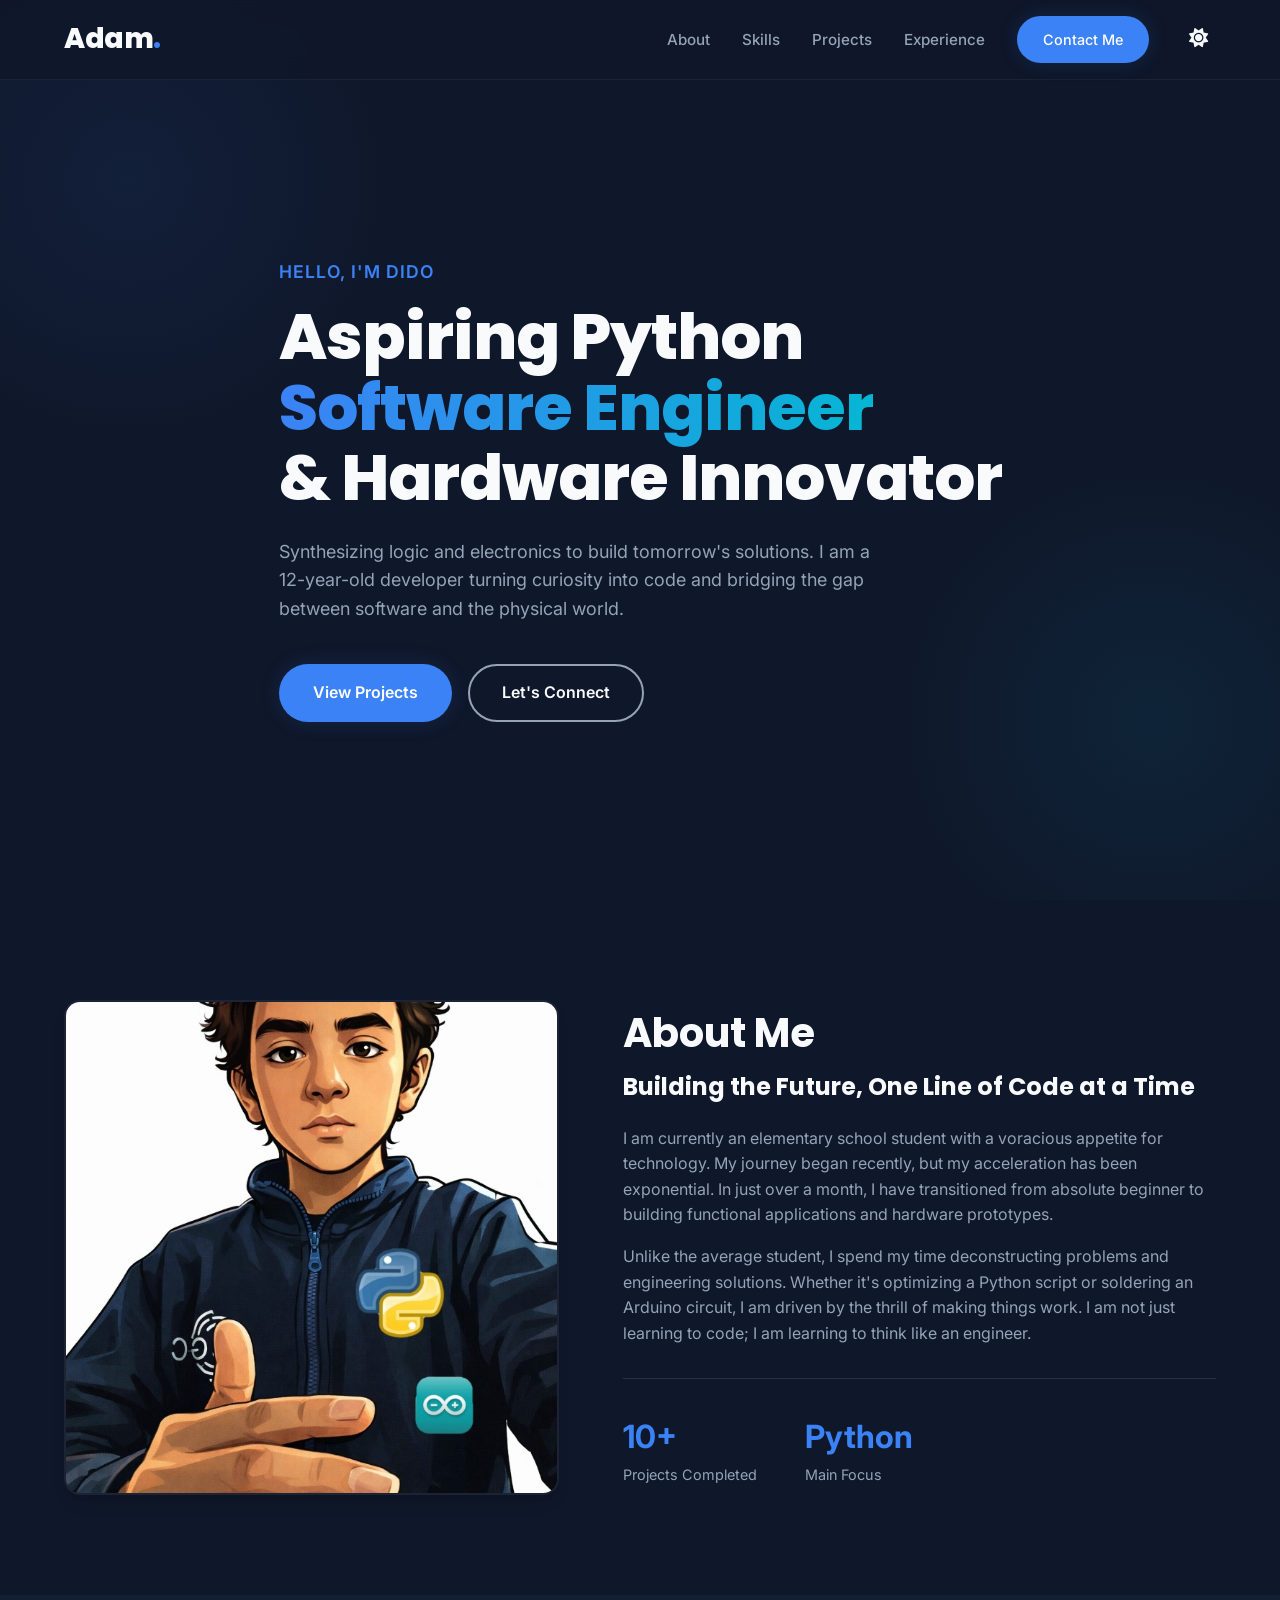
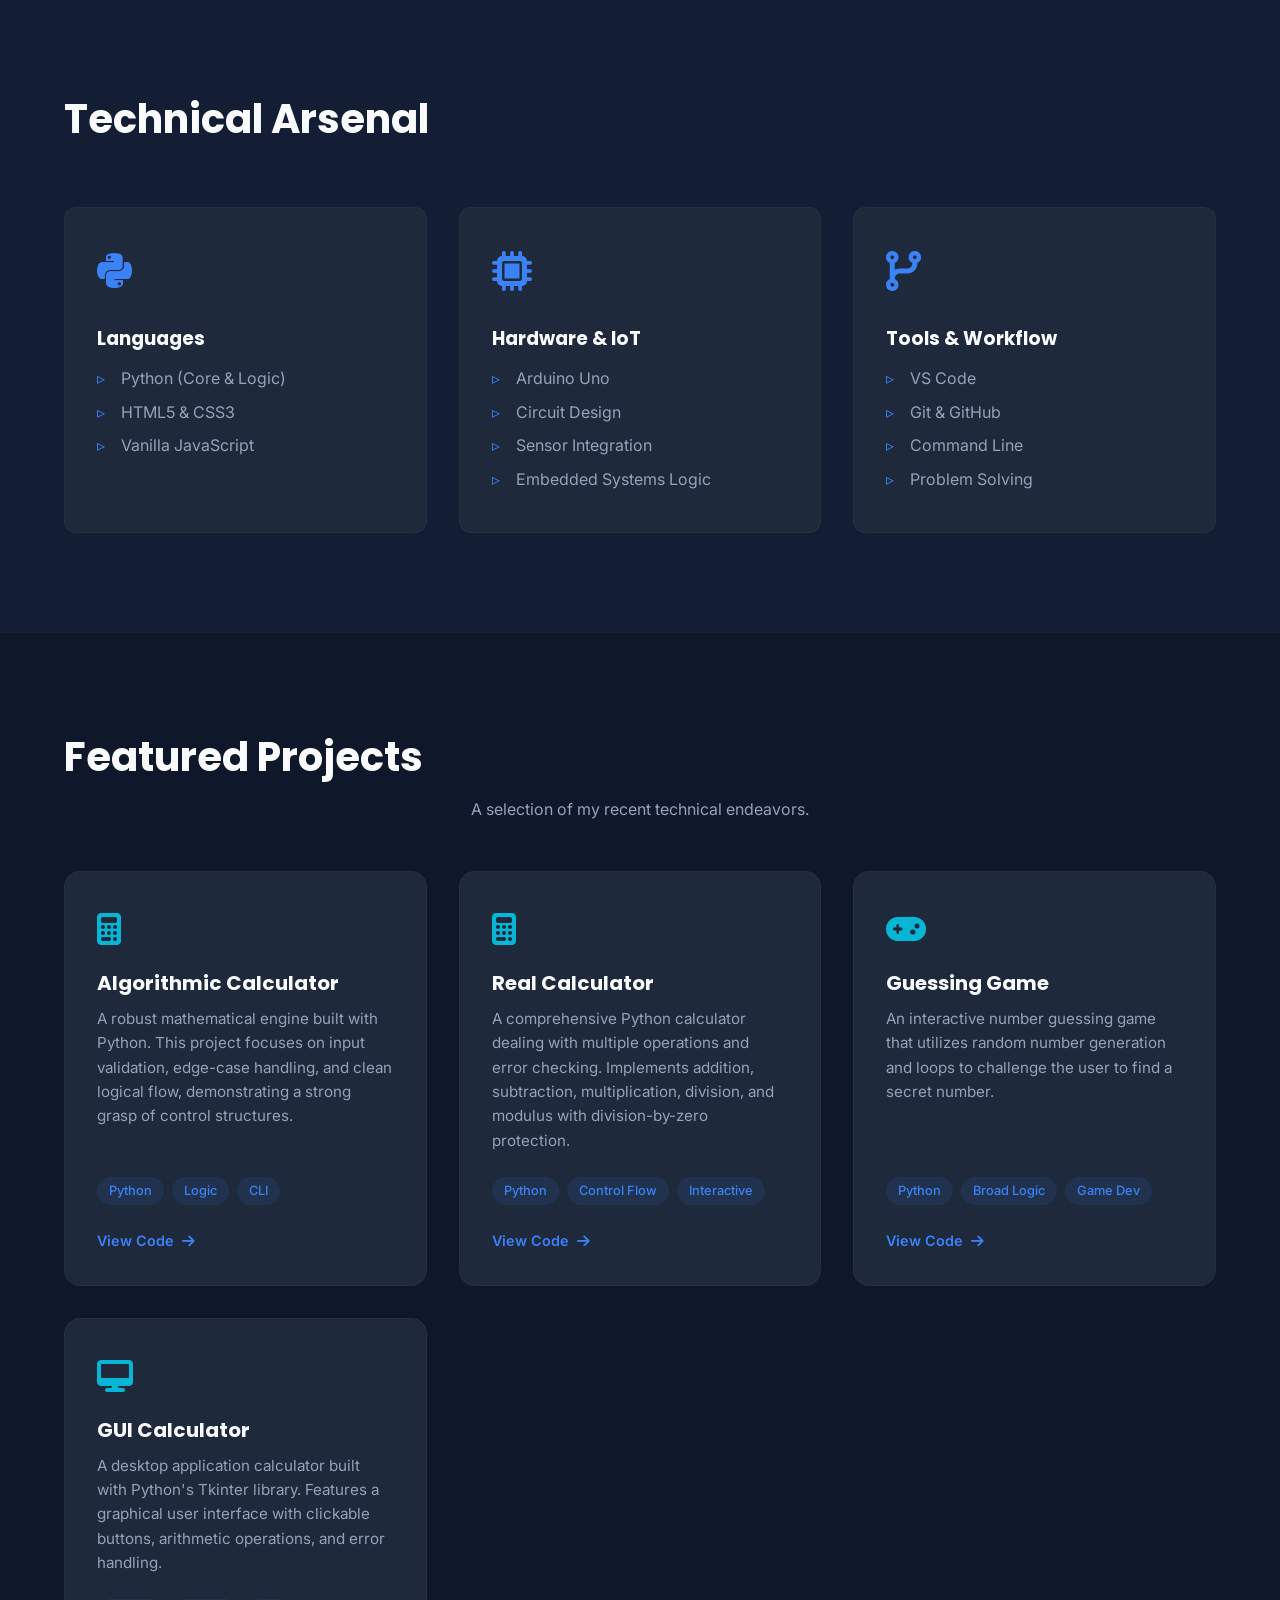
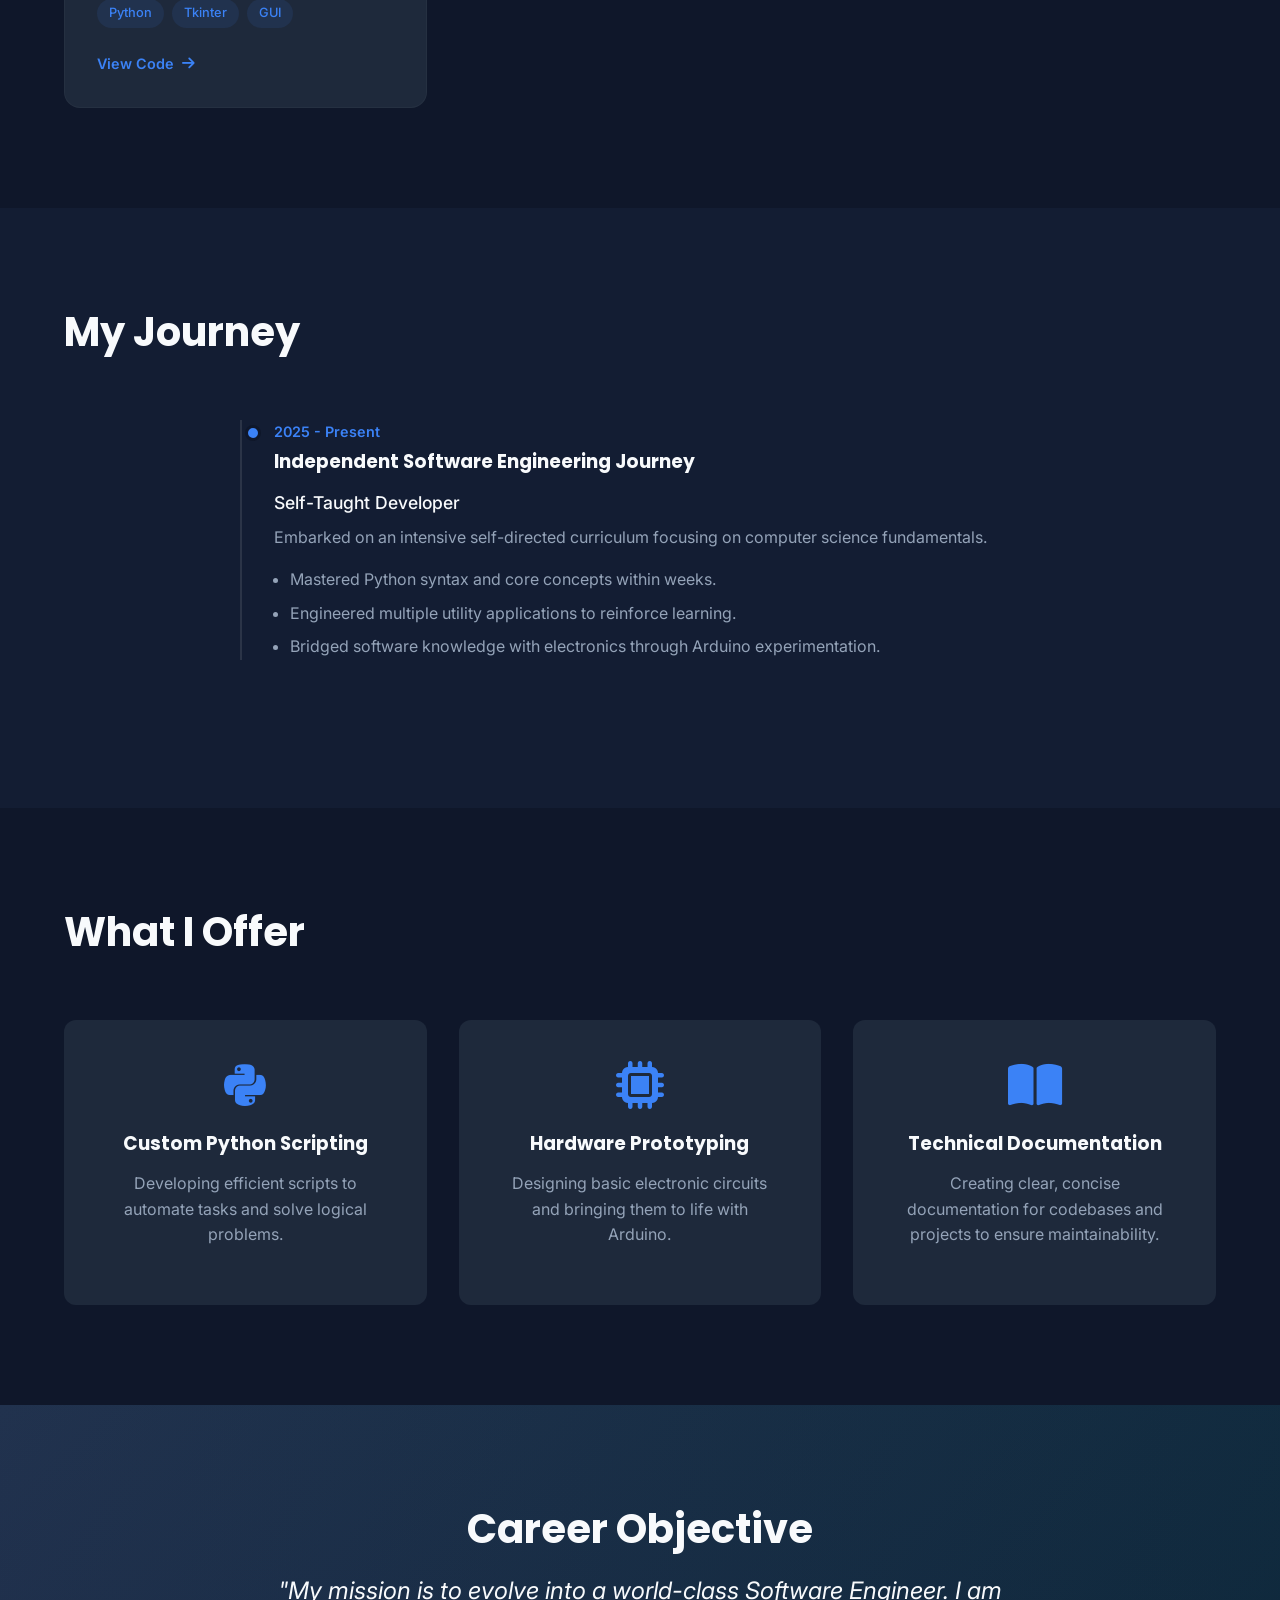
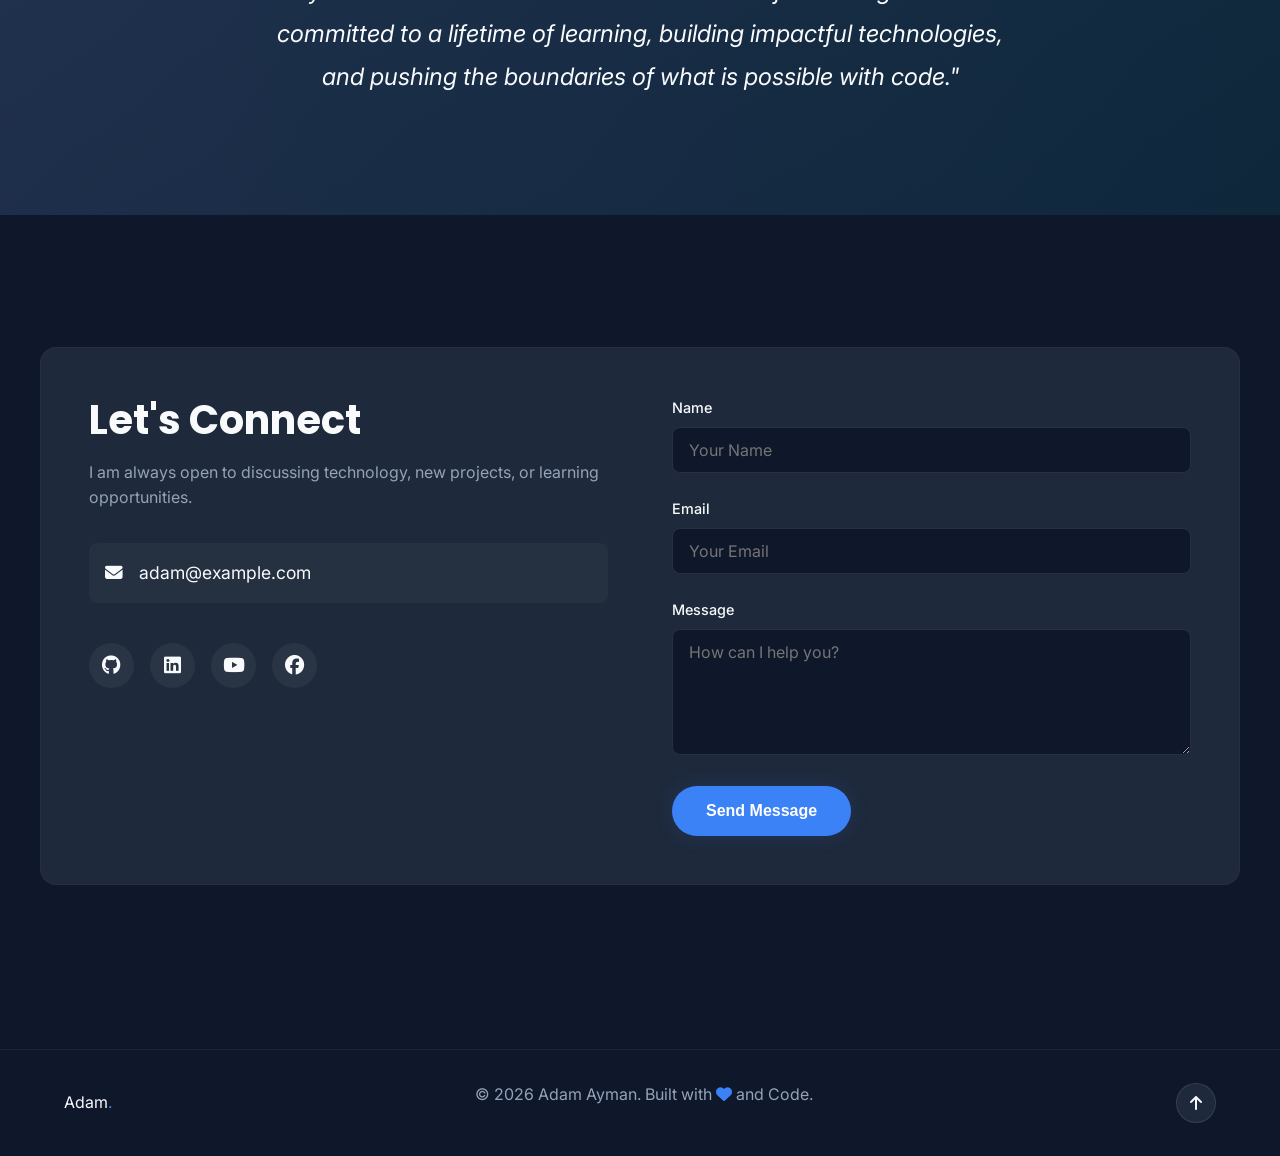
<file: New folder/index.html>
<!DOCTYPE html>
<html lang="en" class="dark">

<head>
    <meta charset="UTF-8">
    <meta name="viewport" content="width=device-width, initial-scale=1.0">
    <title>Adam Ayman | Python Developer & Hardware Enthusiast</title>
    <meta name="description"
        content="Portfolio of Adam Ayman, a young aspiring Python Software Engineer and Hardware Innovator specializing in logic, automation, and embedded systems.">

    <!-- Google Fonts -->
    <link rel="preconnect" href="https://fonts.googleapis.com">
    <link rel="preconnect" href="https://fonts.gstatic.com" crossorigin>
    <link
        href="https://fonts.googleapis.com/css2?family=Inter:wght@400;500;600;700&family=Poppins:wght@500;600;700;800&display=swap"
        rel="stylesheet">

    <!-- Main CSS -->
    <link rel="stylesheet" href="css/style.css">

    <!-- Font Awesome -->
    <link rel="stylesheet" href="https://cdnjs.cloudflare.com/ajax/libs/font-awesome/6.4.0/css/all.min.css">
</head>

<body>
    <header class="header">
        <div class="container nav-container">
            <a href="#hero" class="logo">Adam<span class="accent">.</span></a>

            <nav class="nav" id="nav-menu">
                <ul class="nav-list">
                    <li><a href="#about" class="nav-link">About</a></li>
                    <li><a href="#skills" class="nav-link">Skills</a></li>
                    <li><a href="#projects" class="nav-link">Projects</a></li>
                    <li><a href="#experience" class="nav-link">Experience</a></li>
                    <li><a href="#contact" class="nav-link btn btn-primary">Contact Me</a></li>
                </ul>
                <button class="theme-toggle" id="theme-toggle" aria-label="Toggle Dark Mode">
                    <i class="fa-solid fa-sun"></i>
                </button>
            </nav>

            <button class="mobile-toggle" id="mobile-toggle" aria-label="Open Menu">
                <i class="fa-solid fa-bars"></i>
            </button>
        </div>
    </header>

    <main>
        <!-- Hero Section -->
        <section id="hero" class="hero-section">
            <div class="container hero-content">
                <span class="hero-subtitle fade-in">Hello, I'm Dido</span>
                <h1 class="hero-title fade-in">Aspiring Python <br><span class="text-gradient">Software Engineer</span>
                    <br>& Hardware Innovator
                </h1>
                <p class="hero-description fade-in">
                    Synthesizing logic and electronics to build tomorrow's solutions. I am a 12-year-old developer
                    turning curiosity into code and bridging the gap between software and the physical world.
                </p>
                <div class="hero-buttons fade-in">
                    <a href="#projects" class="btn btn-primary">View Projects</a>
                    <a href="#contact" class="btn btn-outline">Let's Connect</a>
                </div>
            </div>
        </section>

        <!-- About Section -->
        <section id="about" class="section">
            <div class="container about-container">
                <div class="about-image-wrapper fade-in">
                    <img src="images/profile.jpg" alt="Adam Ayman Profile" class="about-image">
                </div>
                <div class="about-content fade-in">
                    <h2 class="section-title">About Me</h2>
                    <h3 class="about-role">Building the Future, One Line of Code at a Time</h3>
                    <p>
                        I am currently an elementary school student with a voracious appetite for technology. My journey
                        began recently, but my acceleration has been exponential. In just over a month, I have
                        transitioned from absolute beginner to building functional applications and hardware prototypes.
                    </p>
                    <p>
                        Unlike the average student, I spend my time deconstructing problems and engineering solutions.
                        Whether it's optimizing a Python script or soldering an Arduino circuit, I am driven by the
                        thrill of making things work. I am not just learning to code; I am learning to think like an
                        engineer.
                    </p>
                    <div class="about-stats">
                        <div class="stat-item">
                            <span class="stat-number">10+</span>
                            <span class="stat-label">Projects Completed</span>
                        </div>
                        <div class="stat-item">
                            <span class="stat-number">Python</span>
                            <span class="stat-label">Main Focus</span>
                        </div>
                    </div>
                </div>
            </div>
        </section>

        <!-- Skills Section -->
        <section id="skills" class="section bg-alt">
            <div class="container">
                <h2 class="section-title text-center fade-in">Technical Arsenal</h2>
                <div class="skills-grid">
                    <!-- Languages -->
                    <div class="skill-card fade-in">
                        <div class="skill-icon"><i class="fa-brands fa-python"></i></div>
                        <h3>Languages</h3>
                        <ul class="skill-list">
                            <li>Python (Core & Logic)</li>
                            <li>HTML5 & CSS3</li>
                            <li>Vanilla JavaScript</li>
                        </ul>
                    </div>
                    <!-- Hardware -->
                    <div class="skill-card fade-in">
                        <div class="skill-icon"><i class="fa-solid fa-microchip"></i></div>
                        <h3>Hardware & IoT</h3>
                        <ul class="skill-list">
                            <li>Arduino Uno</li>
                            <li>Circuit Design</li>
                            <li>Sensor Integration</li>
                            <li>Embedded Systems Logic</li>
                        </ul>
                    </div>
                    <!-- Tools -->
                    <div class="skill-card fade-in">
                        <div class="skill-icon"><i class="fa-solid fa-code-branch"></i></div>
                        <h3>Tools & Workflow</h3>
                        <ul class="skill-list">
                            <li>VS Code</li>
                            <li>Git & GitHub</li>
                            <li>Command Line</li>
                            <li>Problem Solving</li>
                        </ul>
                    </div>
                </div>
            </div>
        </section>

        <!-- Projects Section -->
        <section id="projects" class="section">
            <div class="container">
                <h2 class="section-title text-center fade-in">Featured Projects</h2>
                <p class="section-subtitle text-center fade-in">A selection of my recent technical endeavors.</p>

                <div class="projects-grid">
                    <!-- Project 1 -->
                    <article class="project-card fade-in">
                        <div class="project-content">
                            <div class="project-icon"><i class="fa-solid fa-calculator"></i></div>
                            <h3 class="project-title">Algorithmic Calculator</h3>
                            <p class="project-desc">A robust mathematical engine built with Python. This project focuses
                                on input validation, edge-case handling, and clean logical flow, demonstrating a strong
                                grasp of control structures.</p>
                            <div class="project-tags">
                                <span>Python</span>
                                <span>Logic</span>
                                <span>CLI</span>
                            </div>
                            <a href="projects/algorithmic_calculator.html" class="project-link">View Code <i
                                    class="fa-solid fa-arrow-right"></i></a>
                        </div>
                    </article>

                    <!-- Project 2 -->
                    <article class="project-card fade-in">
                        <div class="project-content">
                            <div class="project-icon"><i class="fa-solid fa-calculator"></i></div>
                            <h3 class="project-title">Real Calculator</h3>
                            <p class="project-desc">A comprehensive Python calculator dealing with multiple operations
                                and error checking. Implements addition, subtraction, multiplication, division, and
                                modulus with division-by-zero protection.</p>
                            <div class="project-tags">
                                <span>Python</span>
                                <span>Control Flow</span>
                                <span>Interactive</span>
                            </div>
                            <a href="projects/real_calculator.html" class="project-link">View Code <i
                                    class="fa-solid fa-arrow-right"></i></a>
                        </div>
                    </article>

                    <!-- Project 3 -->
                    <article class="project-card fade-in">
                        <div class="project-content">
                            <div class="project-icon"><i class="fa-solid fa-gamepad"></i></div>
                            <h3 class="project-title">Guessing Game</h3>
                            <p class="project-desc">An interactive number guessing game that utilizes random number
                                generation and loops to challenge the user to find a secret number.</p>
                            <div class="project-tags">
                                <span>Python</span>
                                <span>Broad Logic</span>
                                <span>Game Dev</span>
                            </div>
                            <a href="projects/guessing_game.html" class="project-link">View Code <i
                                    class="fa-solid fa-arrow-right"></i></a>
                        </div>
                    </article>

                    <!-- Project 4 -->
                    <article class="project-card fade-in">
                        <div class="project-content">
                            <div class="project-icon"><i class="fa-solid fa-desktop"></i></div>
                            <h3 class="project-title">GUI Calculator</h3>
                            <p class="project-desc">A desktop application calculator built with Python's Tkinter
                                library. Features a graphical user interface with clickable buttons, arithmetic
                                operations, and error handling.</p>
                            <div class="project-tags">
                                <span>Python</span>
                                <span>Tkinter</span>
                                <span>GUI</span>
                            </div>
                            <a href="projects/calculator_gui.html" class="project-link">View Code <i
                                    class="fa-solid fa-arrow-right"></i></a>
                        </div>
                    </article>
                </div>
            </div>
        </section>

        <!-- Experience Section -->
        <section id="experience" class="section bg-alt">
            <div class="container">
                <h2 class="section-title text-center fade-in">My Journey</h2>
                <div class="timeline">
                    <div class="timeline-item fade-in">
                        <div class="timeline-dot"></div>
                        <div class="timeline-date">2025 - Present</div>
                        <div class="timeline-content">
                            <h3>Independent Software Engineering Journey</h3>
                            <span class="timeline-role">Self-Taught Developer</span>
                            <p>Embarked on an intensive self-directed curriculum focusing on computer science
                                fundamentals.</p>
                            <ul>
                                <li>Mastered Python syntax and core concepts within weeks.</li>
                                <li>Engineered multiple utility applications to reinforce learning.</li>
                                <li>Bridged software knowledge with electronics through Arduino experimentation.</li>
                            </ul>
                        </div>
                    </div>
                </div>
            </div>
        </section>

        <!-- Services Section -->
        <section id="services" class="section">
            <div class="container">
                <h2 class="section-title text-center fade-in">What I Offer</h2>
                <div class="services-grid">
                    <div class="service-card fade-in">
                        <i class="fa-brands fa-python service-icon"></i>
                        <h3>Custom Python Scripting</h3>
                        <p>Developing efficient scripts to automate tasks and solve logical problems.</p>
                    </div>
                    <div class="service-card fade-in">
                        <i class="fa-solid fa-microchip service-icon"></i>
                        <h3>Hardware Prototyping</h3>
                        <p>Designing basic electronic circuits and bringing them to life with Arduino.</p>
                    </div>
                    <div class="service-card fade-in">
                        <i class="fa-solid fa-book-open service-icon"></i>
                        <h3>Technical Documentation</h3>
                        <p>Creating clear, concise documentation for codebases and projects to ensure maintainability.
                        </p>
                    </div>
                </div>
            </div>
        </section>

        <!-- Career Objective -->
        <section id="objective" class="section bg-gradient text-center">
            <div class="container narrow-container fade-in">
                <h2 class="section-title light-text">Career Objective</h2>
                <p class="objective-text">
                    "My mission is to evolve into a world-class Software Engineer. I am committed to a lifetime of
                    learning, building impactful technologies, and pushing the boundaries of what is possible with
                    code."
                </p>
            </div>
        </section>

        <!-- Contact Section -->
        <section id="contact" class="section">
            <div class="container contact-container">
                <div class="contact-info fade-in">
                    <h2 class="section-title">Let's Connect</h2>
                    <p>I am always open to discussing technology, new projects, or learning opportunities.</p>
                    <div class="contact-methods">
                        <a href="mailto:adam@example.com" class="contact-method">
                            <i class="fa-solid fa-envelope"></i>
                            <span>adam@example.com</span>
                        </a>
                        <div class="social-links">
                            <a href="#" aria-label="GitHub"><i class="fa-brands fa-github"></i></a>
                            <a href="#" aria-label="LinkedIn"><i class="fa-brands fa-linkedin"></i></a>
                            <a href="#" aria-label="YouTube"><i class="fa-brands fa-youtube"></i></a>
                            <a href="#" aria-label="Facebook"><i class="fa-brands fa-facebook"></i></a>
                        </div>
                    </div>
                </div>

                <form class="contact-form fade-in">
                    <div class="form-group">
                        <label for="name">Name</label>
                        <input type="text" id="name" name="name" required placeholder="Your Name">
                    </div>
                    <div class="form-group">
                        <label for="email">Email</label>
                        <input type="email" id="email" name="email" required placeholder="Your Email">
                    </div>
                    <div class="form-group">
                        <label for="message">Message</label>
                        <textarea id="message" name="message" rows="5" required
                            placeholder="How can I help you?"></textarea>
                    </div>
                    <button type="submit" class="btn btn-primary">Send Message</button>
                </form>
            </div>
        </section>
    </main>

    <footer class="footer">
        <div class="container footer-content">
            <div class="footer-logo">Adam<span class="accent">.</span></div>
            <p>&copy; 2026 Adam Ayman. Built with <i class="fa-solid fa-heart accent"></i> and Code.</p>
            <a href="#hero" class="back-to-top" aria-label="Back to Top"><i class="fa-solid fa-arrow-up"></i></a>
        </div>
    </footer>

    <script src="js/script.js"></script>
</body>

</html>
</file>
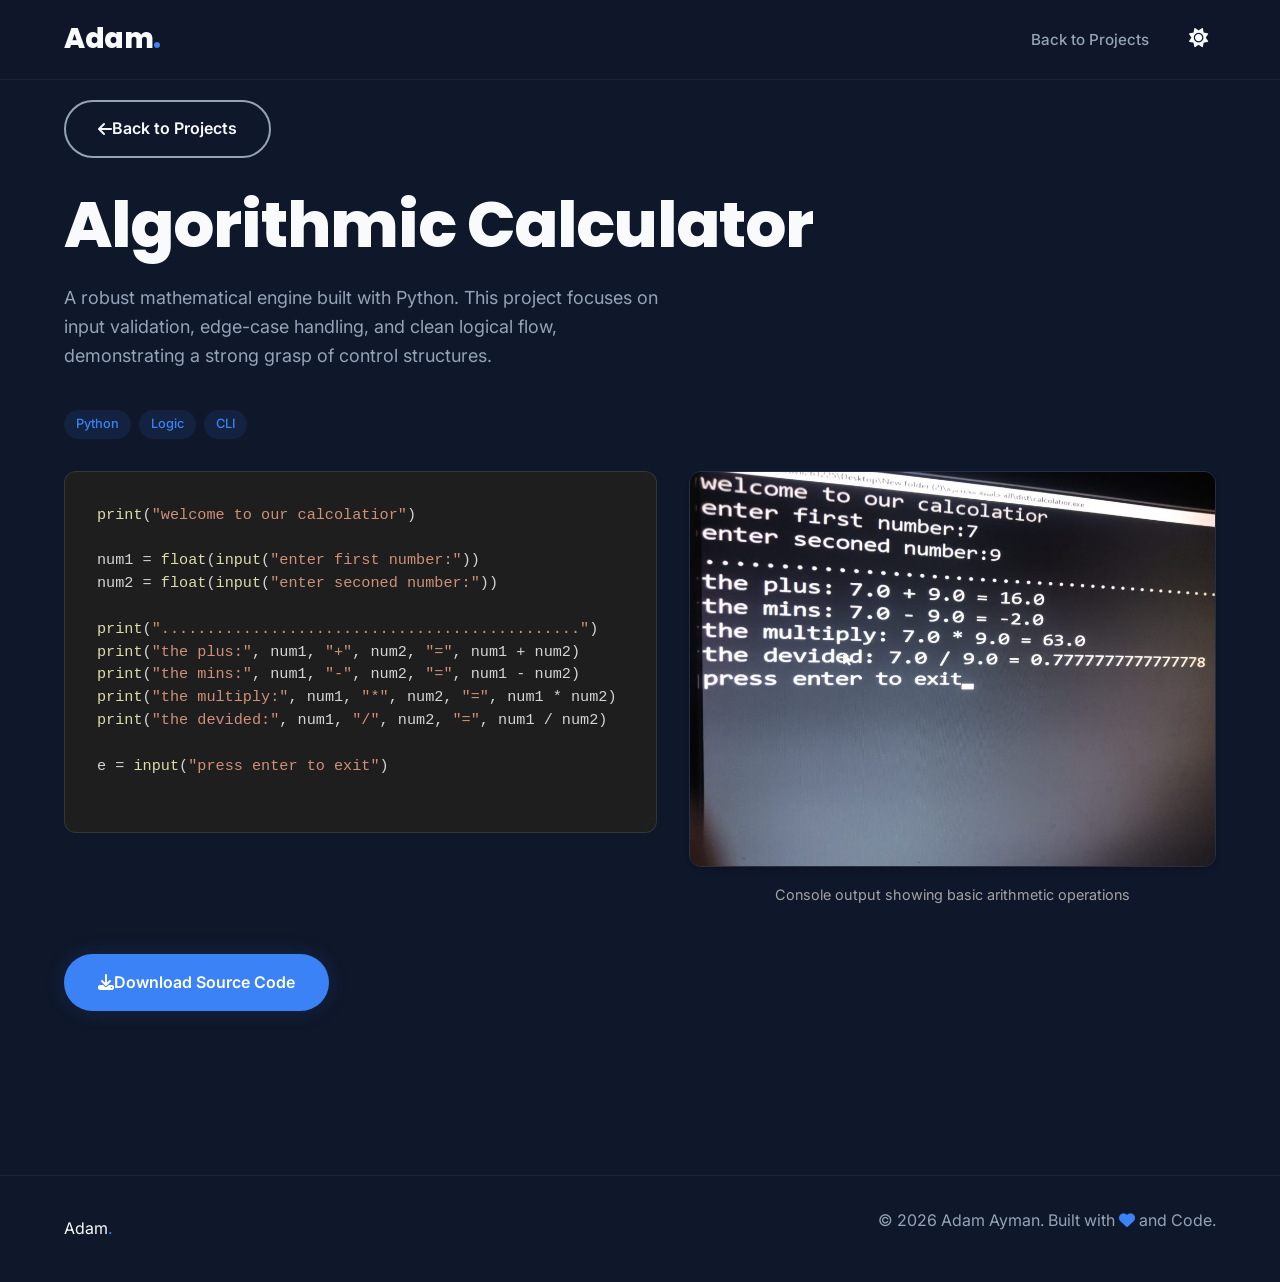
<file: New folder/projects/algorithmic_calculator.html>
<!DOCTYPE html>
<html lang="en" class="dark">

<head>
    <meta charset="UTF-8">
    <meta name="viewport" content="width=device-width, initial-scale=1.0">
    <title>Algorithmic Calculator | Project Details</title>
    <meta name="description" content="Source code and details for the Algorithmic Calculator project by Adam Ayman.">

    <!-- Google Fonts -->
    <link rel="preconnect" href="https://fonts.googleapis.com">
    <link rel="preconnect" href="https://fonts.gstatic.com" crossorigin>
    <link
        href="https://fonts.googleapis.com/css2?family=Inter:wght@400;500;600;700&family=Poppins:wght@500;600;700;800&display=swap"
        rel="stylesheet">

    <!-- Main CSS -->
    <link rel="stylesheet" href="../css/style.css">

    <!-- Font Awesome -->
    <link rel="stylesheet" href="https://cdnjs.cloudflare.com/ajax/libs/font-awesome/6.4.0/css/all.min.css">

    <style>
        .code-container {
            background-color: #1e1e1e;
            padding: 2rem;
            border-radius: var(--radius-md);
            border: 1px solid rgba(255, 255, 255, 0.1);
            overflow-x: auto;
            margin: 2rem 0;
            font-family: 'Consolas', 'Monaco', 'Courier New', monospace;
        }

        .code-block {
            color: #d4d4d4;
            line-height: 1.5;
            font-size: 0.95rem;
        }

        .keyword {
            color: #569cd6;
        }

        /* def, return, if, else, print */
        .string {
            color: #ce9178;
        }

        /* "strings" */
        .function {
            color: #dcdcaa;
        }

        /* input, float */
        .number {
            color: #b5cea8;
        }

        /* numbers */
        .comment {
            color: #6a9955;
        }

        /* comments */
        .operator {
            color: #d4d4d4;
        }
    </style>
</head>

<body>
    <header class="header">
        <div class="container nav-container">
            <a href="../index.html" class="logo">Adam<span class="accent">.</span></a>

            <nav class="nav" id="nav-menu">
                <ul class="nav-list">
                    <li><a href="../index.html#projects" class="nav-link">Back to Projects</a></li>
                </ul>
                <button class="theme-toggle" id="theme-toggle" aria-label="Toggle Dark Mode">
                    <i class="fa-solid fa-sun"></i>
                </button>
            </nav>
        </div>
    </header>

    <main>
        <section class="section">
            <div class="container">
                <a href="../index.html#projects" class="btn btn-outline" style="margin-bottom: 2rem;"><i
                        class="fa-solid fa-arrow-left"></i> Back to Projects</a>

                <h1 class="hero-title">Algorithmic Calculator</h1>
                <p class="hero-description">
                    A robust mathematical engine built with Python. This project focuses on input validation, edge-case
                    handling, and clean logical flow, demonstrating a strong grasp of control structures.
                </p>

                <div class="project-tags" style="margin-bottom: 2rem;">
                    <span>Python</span>
                    <span>Logic</span>
                    <span>CLI</span>
                </div>

                <div class="project-display">
                    <div class="code-container">
                        <pre class="code-block">
<span class="function">print</span>(<span class="string">"welcome to our calcolatior"</span>)

num1 = <span class="function">float</span>(<span class="function">input</span>(<span class="string">"enter first number:"</span>))
num2 = <span class="function">float</span>(<span class="function">input</span>(<span class="string">"enter seconed number:"</span>))

<span class="function">print</span>(<span class="string">".............................................."</span>)
<span class="function">print</span>(<span class="string">"the plus:"</span>, num1, <span class="string">"+"</span>, num2, <span class="string">"="</span>, num1 + num2)
<span class="function">print</span>(<span class="string">"the mins:"</span>, num1, <span class="string">"-"</span>, num2, <span class="string">"="</span>, num1 - num2)
<span class="function">print</span>(<span class="string">"the multiply:"</span>, num1, <span class="string">"*"</span>, num2, <span class="string">"="</span>, num1 * num2)
<span class="function">print</span>(<span class="string">"the devided:"</span>, num1, <span class="string">"/"</span>, num2, <span class="string">"="</span>, num1 / num2)

e = <span class="function">input</span>(<span class="string">"press enter to exit"</span>)
                        </pre>
                    </div>

                    <div class="image-container">
                        <img src="../images/algorithmic_calculator_demo.jpg" alt="Algorithmic Calculator Execution Demo"
                            loading="lazy">
                        <p class="image-caption">Console output showing basic arithmetic operations</p>
                    </div>
                </div>

                <div style="margin-top: 2rem;">
                    <a href="../python_projects/algorithmic_calculator.py" download class="btn btn-primary"><i
                            class="fa-solid fa-download"></i> Download Source Code</a>
                </div>

            </div>
        </section>
    </main>

    <footer class="footer">
        <div class="container footer-content">
            <div class="footer-logo">Adam<span class="accent">.</span></div>
            <p>&copy; 2026 Adam Ayman. Built with <i class="fa-solid fa-heart accent"></i> and Code.</p>
        </div>
    </footer>

    <script src="../js/script.js"></script>
</body>

</html>
</file>
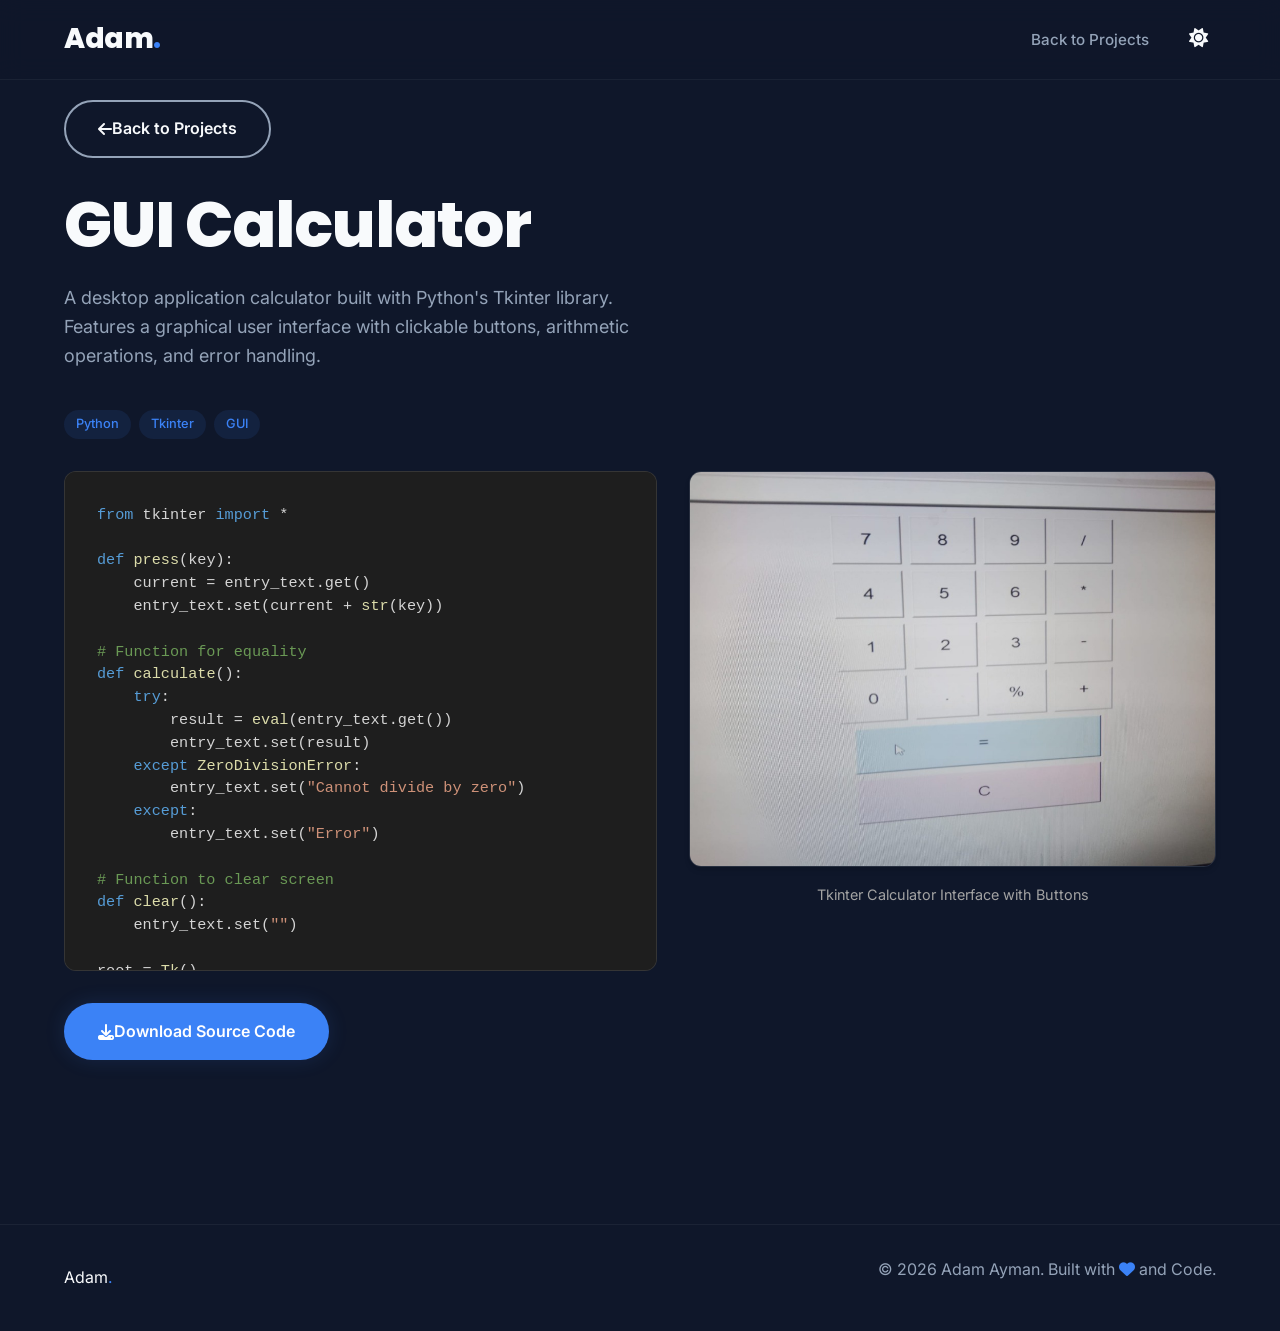
<file: New folder/projects/calculator_gui.html>
<!DOCTYPE html>
<html lang="en" class="dark">

<head>
    <meta charset="UTF-8">
    <meta name="viewport" content="width=device-width, initial-scale=1.0">
    <title>GUI Calculator | Project Details</title>
    <meta name="description" content="Source code and details for the GUI Calculator project by Adam Ayman.">

    <!-- Google Fonts -->
    <link rel="preconnect" href="https://fonts.googleapis.com">
    <link rel="preconnect" href="https://fonts.gstatic.com" crossorigin>
    <link
        href="https://fonts.googleapis.com/css2?family=Inter:wght@400;500;600;700&family=Poppins:wght@500;600;700;800&display=swap"
        rel="stylesheet">

    <!-- Main CSS -->
    <link rel="stylesheet" href="../css/style.css">

    <!-- Font Awesome -->
    <link rel="stylesheet" href="https://cdnjs.cloudflare.com/ajax/libs/font-awesome/6.4.0/css/all.min.css">

    <style>
        .code-container {
            background-color: #1e1e1e;
            padding: 2rem;
            border-radius: var(--radius-md);
            border: 1px solid rgba(255, 255, 255, 0.1);
            overflow-x: auto;
            margin: 2rem 0;
            font-family: 'Consolas', 'Monaco', 'Courier New', monospace;
        }

        .code-block {
            color: #d4d4d4;
            line-height: 1.5;
            font-size: 0.95rem;
        }

        .keyword {
            color: #569cd6;
        }

        /* def, return, if, else, print, from, import, try, except, for, in, lambda */
        .string {
            color: #ce9178;
        }

        /* "strings" */
        .function {
            color: #dcdcaa;
        }

        /* input, float, int, eval, Tk, StringVar, Entry, Button, Frame */
        .number {
            color: #b5cea8;
        }

        /* numbers */
        .comment {
            color: #6a9955;
        }

        /* comments */
        .operator {
            color: #d4d4d4;
        }

        .variable {
            color: #9cdcfe;
        }
    </style>
</head>

<body>
    <header class="header">
        <div class="container nav-container">
            <a href="../index.html" class="logo">Adam<span class="accent">.</span></a>

            <nav class="nav" id="nav-menu">
                <ul class="nav-list">
                    <li><a href="../index.html#projects" class="nav-link">Back to Projects</a></li>
                </ul>
                <button class="theme-toggle" id="theme-toggle" aria-label="Toggle Dark Mode">
                    <i class="fa-solid fa-sun"></i>
                </button>
            </nav>
        </div>
    </header>

    <main>
        <section class="section">
            <div class="container">
                <a href="../index.html#projects" class="btn btn-outline" style="margin-bottom: 2rem;"><i
                        class="fa-solid fa-arrow-left"></i> Back to Projects</a>

                <h1 class="hero-title">GUI Calculator</h1>
                <p class="hero-description">
                    A desktop application calculator built with Python's Tkinter library. Features a graphical user
                    interface with clickable buttons, arithmetic operations, and error handling.
                </p>

                <div class="project-tags" style="margin-bottom: 2rem;">
                    <span>Python</span>
                    <span>Tkinter</span>
                    <span>GUI</span>
                </div>

                <div class="project-display">
                    <div class="code-container">
                        <pre class="code-block">
<span class="keyword">from</span> tkinter <span class="keyword">import</span> *

<span class="keyword">def</span> <span class="function">press</span>(key):
    current = entry_text.get()
    entry_text.set(current + <span class="function">str</span>(key))

<span class="comment"># Function for equality</span>
<span class="keyword">def</span> <span class="function">calculate</span>():
    <span class="keyword">try</span>:
        result = <span class="function">eval</span>(entry_text.get())
        entry_text.set(result)
    <span class="keyword">except</span> <span class="function">ZeroDivisionError</span>:
        entry_text.set(<span class="string">"Cannot divide by zero"</span>)
    <span class="keyword">except</span>:
        entry_text.set(<span class="string">"Error"</span>)

<span class="comment"># Function to clear screen</span>
<span class="keyword">def</span> <span class="function">clear</span>():
    entry_text.set(<span class="string">""</span>)

root = <span class="function">Tk</span>()
root.title(<span class="string">"Simple Calculator"</span>)
root.geometry(<span class="string">"300x400"</span>)

entry_text = <span class="function">StringVar</span>()
entry = <span class="function">Entry</span>(root, textvariable=entry_text, font=(<span class="string">'Arial'</span>,<span class="number">18</span>), bd=<span class="number">10</span>, insertwidth=<span class="number">2</span>, width=<span class="number">18</span>, borderwidth=<span class="number">4</span>)
entry.pack(pady=<span class="number">10</span>)

<span class="comment"># Buttons for numbers and operations</span>
buttons = [
    <span class="string">'7'</span>,<span class="string">'8'</span>,<span class="string">'9'</span>,<span class="string">'/'</span>,
    <span class="string">'4'</span>,<span class="string">'5'</span>,<span class="string">'6'</span>,<span class="string">'*'</span>,
    <span class="string">'1'</span>,<span class="string">'2'</span>,<span class="string">'3'</span>,<span class="string">'-'</span>,
    <span class="string">'0'</span>,<span class="string">'.'</span>,<span class="string">'%'</span>,<span class="string">'+'</span>
]

<span class="comment"># Create buttons</span>
frame = <span class="function">Frame</span>(root)
frame.pack()

row = <span class="number">0</span>
col = <span class="number">0</span>
<span class="keyword">for</span> button <span class="keyword">in</span> buttons:
    b = <span class="function">Button</span>(frame, text=button, width=<span class="number">5</span>, height=<span class="number">2</span>, font=(<span class="string">'Arial'</span>,<span class="number">18</span>),
               command=<span class="keyword">lambda</span> x=button: <span class="function">press</span>(x))
    b.grid(row=row, column=col, padx=<span class="number">5</span>, pady=<span class="number">5</span>)
    col += <span class="number">1</span>
    <span class="keyword">if</span> col > <span class="number">3</span>:
        col = <span class="number">0</span>
        row += <span class="number">1</span>

<span class="comment"># Equals button</span>
<span class="function">Button</span>(root, text=<span class="string">'='</span>, width=<span class="number">22</span>, height=<span class="number">2</span>, font=(<span class="string">'Arial'</span>,<span class="number">18</span>), command=calculate, bg=<span class="string">'lightblue'</span>).pack(pady=<span class="number">5</span>)

<span class="comment"># Clear button</span>
<span class="function">Button</span>(root, text=<span class="string">'C'</span>, width=<span class="number">22</span>, height=<span class="number">2</span>, font=(<span class="string">'Arial'</span>,<span class="number">18</span>), command=clear, bg=<span class="string">'pink'</span>).pack(pady=<span class="number">5</span>)

root.mainloop()
                        </pre>
                    </div>

                    <div class="image-container">
                        <img src="../images/calculator_gui_demo.jpg" alt="GUI Calculator Interface" loading="lazy">
                        <p class="image-caption">Tkinter Calculator Interface with Buttons</p>
                    </div>
                </div>

                <div style="margin-top: 2rem;">
                    <a href="../python_projects/calculator_gui.py" download class="btn btn-primary"><i
                            class="fa-solid fa-download"></i> Download Source Code</a>
                </div>

            </div>
        </section>
    </main>

    <footer class="footer">
        <div class="container footer-content">
            <div class="footer-logo">Adam<span class="accent">.</span></div>
            <p>&copy; 2026 Adam Ayman. Built with <i class="fa-solid fa-heart accent"></i> and Code.</p>
        </div>
    </footer>

    <script src="../js/script.js"></script>
</body>

</html>
</file>
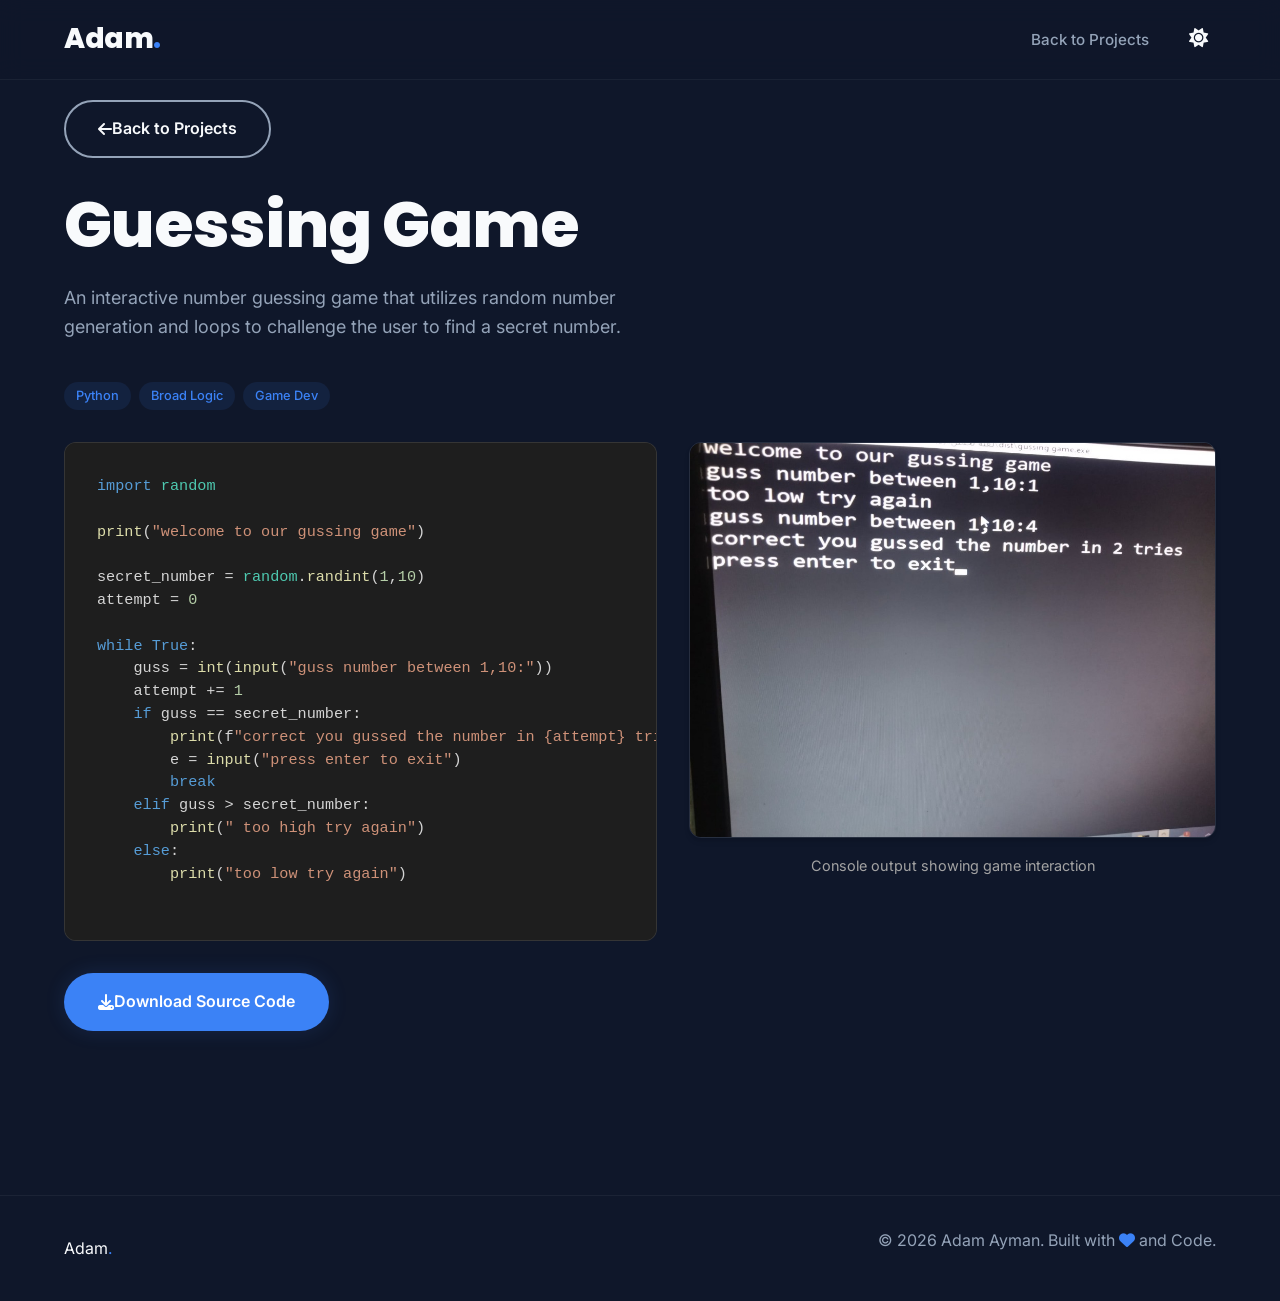
<file: New folder/projects/guessing_game.html>
<!DOCTYPE html>
<html lang="en" class="dark">

<head>
    <meta charset="UTF-8">
    <meta name="viewport" content="width=device-width, initial-scale=1.0">
    <title>Guessing Game | Project Details</title>
    <meta name="description" content="Source code and details for the Guessing Game project by Adam Ayman.">

    <!-- Google Fonts -->
    <link rel="preconnect" href="https://fonts.googleapis.com">
    <link rel="preconnect" href="https://fonts.gstatic.com" crossorigin>
    <link
        href="https://fonts.googleapis.com/css2?family=Inter:wght@400;500;600;700&family=Poppins:wght@500;600;700;800&display=swap"
        rel="stylesheet">

    <!-- Main CSS -->
    <link rel="stylesheet" href="../css/style.css">

    <!-- Font Awesome -->
    <link rel="stylesheet" href="https://cdnjs.cloudflare.com/ajax/libs/font-awesome/6.4.0/css/all.min.css">

    <style>
        .code-container {
            background-color: #1e1e1e;
            padding: 2rem;
            border-radius: var(--radius-md);
            border: 1px solid rgba(255, 255, 255, 0.1);
            overflow-x: auto;
            margin: 2rem 0;
            font-family: 'Consolas', 'Monaco', 'Courier New', monospace;
        }

        .code-block {
            color: #d4d4d4;
            line-height: 1.5;
            font-size: 0.95rem;
        }

        .keyword {
            color: #569cd6;
        }

        /* def, return, if, else, print, while, break, import, elif */
        .string {
            color: #ce9178;
        }

        /* "strings" */
        .function {
            color: #dcdcaa;
        }

        /* input, float, int, randint */
        .number {
            color: #b5cea8;
        }

        /* numbers */
        .comment {
            color: #6a9955;
        }

        /* comments */
        .operator {
            color: #d4d4d4;
        }

        .module {
            color: #4ec9b0;
        }

        /* random */
    </style>
</head>

<body>
    <header class="header">
        <div class="container nav-container">
            <a href="../index.html" class="logo">Adam<span class="accent">.</span></a>

            <nav class="nav" id="nav-menu">
                <ul class="nav-list">
                    <li><a href="../index.html#projects" class="nav-link">Back to Projects</a></li>
                </ul>
                <button class="theme-toggle" id="theme-toggle" aria-label="Toggle Dark Mode">
                    <i class="fa-solid fa-sun"></i>
                </button>
            </nav>
        </div>
    </header>

    <main>
        <section class="section">
            <div class="container">
                <a href="../index.html#projects" class="btn btn-outline" style="margin-bottom: 2rem;"><i
                        class="fa-solid fa-arrow-left"></i> Back to Projects</a>

                <h1 class="hero-title">Guessing Game</h1>
                <p class="hero-description">
                    An interactive number guessing game that utilizes random number generation and loops to challenge
                    the user to find a secret number.
                </p>

                <div class="project-tags" style="margin-bottom: 2rem;">
                    <span>Python</span>
                    <span>Broad Logic</span>
                    <span>Game Dev</span>
                </div>

                <div class="project-display">
                    <div class="code-container">
                        <pre class="code-block">
<span class="keyword">import</span> <span class="module">random</span>

<span class="function">print</span>(<span class="string">"welcome to our gussing game"</span>)

secret_number = <span class="module">random</span>.<span class="function">randint</span>(<span class="number">1</span>,<span class="number">10</span>)
attempt = <span class="number">0</span> 

<span class="keyword">while</span> <span class="keyword">True</span>:
    guss = <span class="function">int</span>(<span class="function">input</span>(<span class="string">"guss number between 1,10:"</span>))
    attempt += <span class="number">1</span> 
    <span class="keyword">if</span> guss == secret_number:
        <span class="function">print</span>(f<span class="string">"correct you gussed the number in {attempt} tries"</span>)
        e = <span class="function">input</span>(<span class="string">"press enter to exit"</span>)
        <span class="keyword">break</span>
    <span class="keyword">elif</span> guss > secret_number:
        <span class="function">print</span>(<span class="string">" too high try again"</span>)
    <span class="keyword">else</span>:
        <span class="function">print</span>(<span class="string">"too low try again"</span>)
                        </pre>
                    </div>

                    <div class="image-container">
                        <img src="../images/guessing_game_demo.jpg" alt="Guessing Game Execution Demo" loading="lazy">
                        <p class="image-caption">Console output showing game interaction</p>
                    </div>
                </div>

                <div style="margin-top: 2rem;">
                    <a href="../python_projects/guessing_game.py" download class="btn btn-primary"><i
                            class="fa-solid fa-download"></i> Download Source Code</a>
                </div>

            </div>
        </section>
    </main>

    <footer class="footer">
        <div class="container footer-content">
            <div class="footer-logo">Adam<span class="accent">.</span></div>
            <p>&copy; 2026 Adam Ayman. Built with <i class="fa-solid fa-heart accent"></i> and Code.</p>
        </div>
    </footer>

    <script src="../js/script.js"></script>
</body>

</html>
</file>
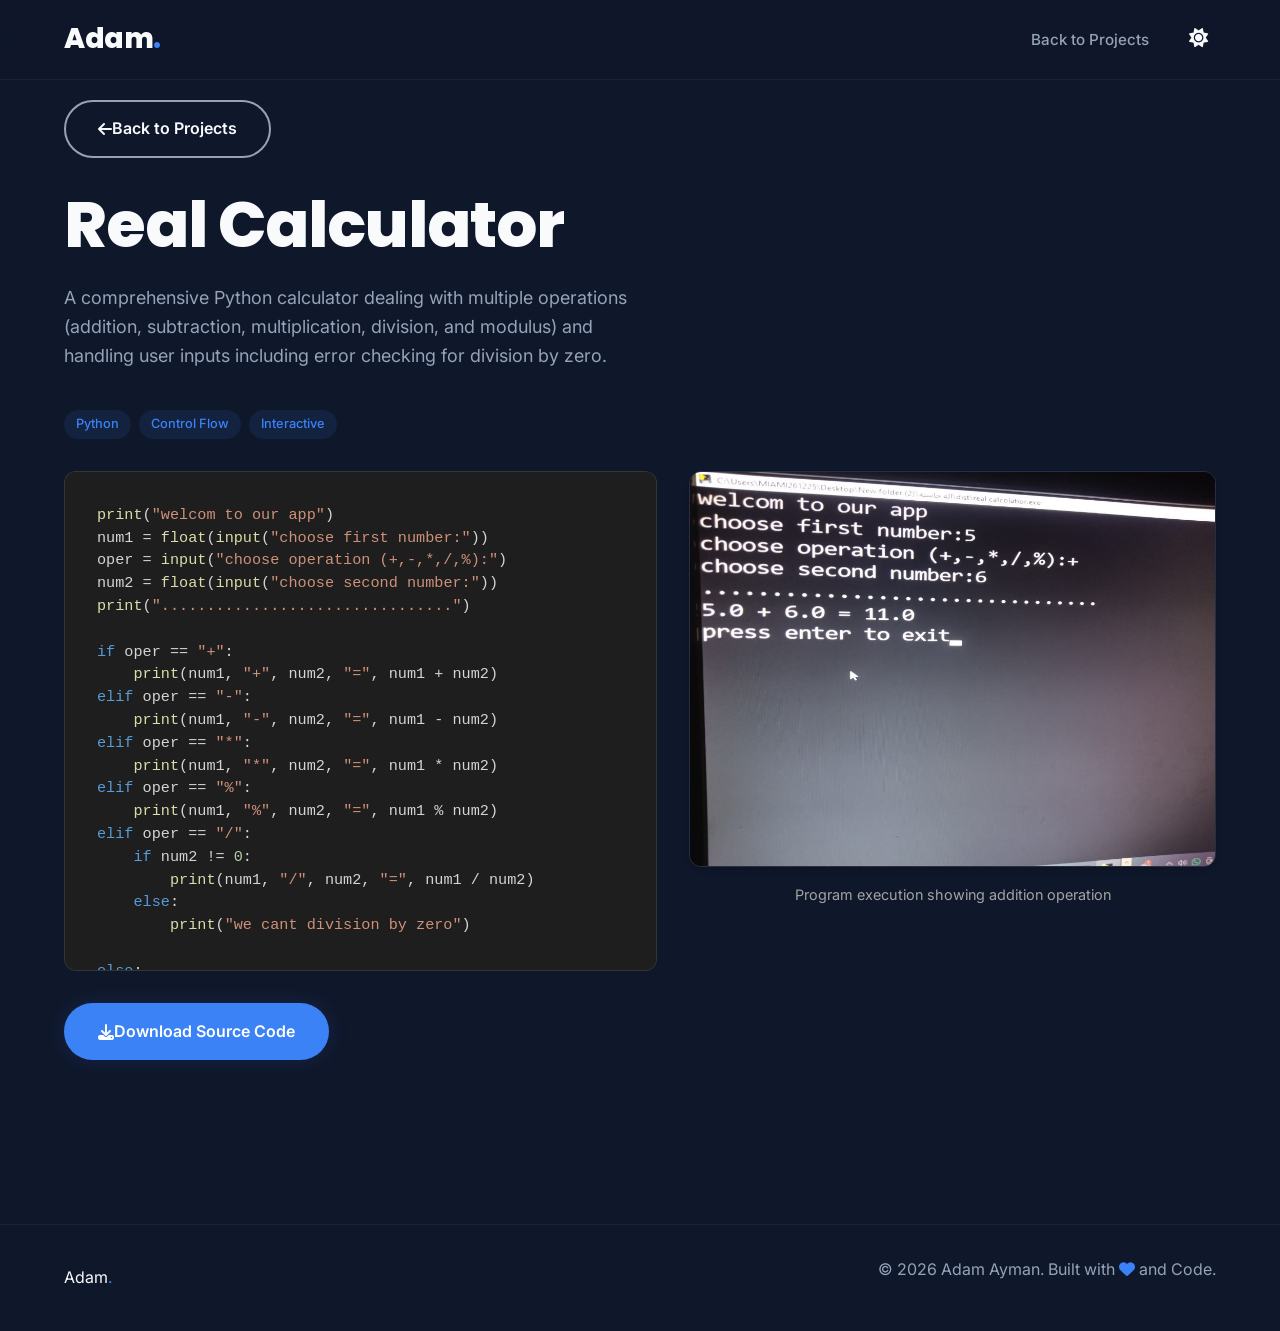
<file: New folder/projects/real_calculator.html>
<!DOCTYPE html>
<html lang="en" class="dark">

<head>
    <meta charset="UTF-8">
    <meta name="viewport" content="width=device-width, initial-scale=1.0">
    <title>Real Calculator | Project Details</title>
    <meta name="description" content="Source code and details for the Real Calculator project by Adam Ayman.">

    <!-- Google Fonts -->
    <link rel="preconnect" href="https://fonts.googleapis.com">
    <link rel="preconnect" href="https://fonts.gstatic.com" crossorigin>
    <link
        href="https://fonts.googleapis.com/css2?family=Inter:wght@400;500;600;700&family=Poppins:wght@500;600;700;800&display=swap"
        rel="stylesheet">

    <!-- Main CSS -->
    <link rel="stylesheet" href="../css/style.css">

    <!-- Font Awesome -->
    <link rel="stylesheet" href="https://cdnjs.cloudflare.com/ajax/libs/font-awesome/6.4.0/css/all.min.css">

    <style>
        .code-container {
            background-color: #1e1e1e;
            padding: 2rem;
            border-radius: var(--radius-md);
            border: 1px solid rgba(255, 255, 255, 0.1);
            overflow-x: auto;
            margin: 2rem 0;
            font-family: 'Consolas', 'Monaco', 'Courier New', monospace;
        }

        .code-block {
            color: #d4d4d4;
            line-height: 1.5;
            font-size: 0.95rem;
        }

        .keyword {
            color: #569cd6;
        }

        /* def, return, if, else, print, elif */
        .string {
            color: #ce9178;
        }

        /* "strings" */
        .function {
            color: #dcdcaa;
        }

        /* input, float */
        .number {
            color: #b5cea8;
        }

        /* numbers */
        .comment {
            color: #6a9955;
        }

        /* comments */
        .operator {
            color: #d4d4d4;
        }

        .project-display {
            display: flex;
            gap: 2rem;
            align-items: flex-start;
            flex-wrap: wrap;
            margin: 2rem 0;
        }

        .project-display .code-container {
            flex: 1;
            min-width: 300px;
            margin: 0;
            max-height: 500px;
            /* Optional: limit height if code is long */
            overflow-y: auto;
        }

        .project-display .image-container {
            flex: 1;
            min-width: 300px;
            display: flex;
            flex-direction: column;
            gap: 1rem;
        }

        .project-display img {
            width: 100%;
            height: auto;
            border-radius: var(--radius-md);
            border: 1px solid rgba(255, 255, 255, 0.1);
            box-shadow: 0 4px 6px -1px rgba(0, 0, 0, 0.1), 0 2px 4px -1px rgba(0, 0, 0, 0.06);
        }

        .image-caption {
            color: #a3a3a3;
            font-size: 0.9rem;
            text-align: center;
        }
    </style>
</head>

<body>
    <header class="header">
        <div class="container nav-container">
            <a href="../index.html" class="logo">Adam<span class="accent">.</span></a>

            <nav class="nav" id="nav-menu">
                <ul class="nav-list">
                    <li><a href="../index.html#projects" class="nav-link">Back to Projects</a></li>
                </ul>
                <button class="theme-toggle" id="theme-toggle" aria-label="Toggle Dark Mode">
                    <i class="fa-solid fa-sun"></i>
                </button>
            </nav>
        </div>
    </header>

    <main>
        <section class="section">
            <div class="container">
                <a href="../index.html#projects" class="btn btn-outline" style="margin-bottom: 2rem;"><i
                        class="fa-solid fa-arrow-left"></i> Back to Projects</a>

                <h1 class="hero-title">Real Calculator</h1>
                <p class="hero-description">
                    A comprehensive Python calculator dealing with multiple operations (addition, subtraction,
                    multiplication, division, and modulus) and handling user inputs including error checking for
                    division by zero.
                </p>

                <div class="project-tags" style="margin-bottom: 2rem;">
                    <span>Python</span>
                    <span>Control Flow</span>
                    <span>Interactive</span>
                </div>

                <div class="project-display">
                    <div class="code-container">
                        <pre class="code-block">
<span class="function">print</span>(<span class="string">"welcom to our app"</span>)
num1 = <span class="function">float</span>(<span class="function">input</span>(<span class="string">"choose first number:"</span>))
oper = <span class="function">input</span>(<span class="string">"choose operation (+,-,*,/,%):"</span>)
num2 = <span class="function">float</span>(<span class="function">input</span>(<span class="string">"choose second number:"</span>))
<span class="function">print</span>(<span class="string">"................................"</span>)

<span class="keyword">if</span> oper == <span class="string">"+"</span>:
    <span class="function">print</span>(num1, <span class="string">"+"</span>, num2, <span class="string">"="</span>, num1 + num2)
<span class="keyword">elif</span> oper == <span class="string">"-"</span>:
    <span class="function">print</span>(num1, <span class="string">"-"</span>, num2, <span class="string">"="</span>, num1 - num2)
<span class="keyword">elif</span> oper == <span class="string">"*"</span>:
    <span class="function">print</span>(num1, <span class="string">"*"</span>, num2, <span class="string">"="</span>, num1 * num2)
<span class="keyword">elif</span> oper == <span class="string">"%"</span>:
    <span class="function">print</span>(num1, <span class="string">"%"</span>, num2, <span class="string">"="</span>, num1 % num2)
<span class="keyword">elif</span> oper == <span class="string">"/"</span>:
    <span class="keyword">if</span> num2 != <span class="number">0</span>:
        <span class="function">print</span>(num1, <span class="string">"/"</span>, num2, <span class="string">"="</span>, num1 / num2)
    <span class="keyword">else</span>:
        <span class="function">print</span>(<span class="string">"we cant division by zero"</span>)
        
<span class="keyword">else</span>:
    <span class="function">print</span>(<span class="string">"invalied opration"</span>, oper)

e = <span class="function">input</span>(<span class="string">"press enter to exit"</span>)
                        </pre>
                    </div>

                    <div class="image-container">
                        <img src="../images/real_calculator_demo.jpg" alt="Real Calculator Execution Demo"
                            loading="lazy">
                        <p class="image-caption">Program execution showing addition operation</p>
                    </div>
                </div>

                <div style="margin-top: 2rem;">
                    <a href="../python_projects/real_calculator.py" download class="btn btn-primary"><i
                            class="fa-solid fa-download"></i> Download Source Code</a>
                </div>

            </div>
        </section>
    </main>

    <footer class="footer">
        <div class="container footer-content">
            <div class="footer-logo">Adam<span class="accent">.</span></div>
            <p>&copy; 2026 Adam Ayman. Built with <i class="fa-solid fa-heart accent"></i> and Code.</p>
        </div>
    </footer>

    <script src="../js/script.js"></script>
</body>

</html>
</file>
<file: New folder/css/style.css>
/* 
========================================
   VARIABLES & THEME SETUP
========================================
*/
:root {
    /* Colors - Dark Mode (Default) */
    --bg-body: #0f172a;
    --bg-card: #1e293b;
    --bg-alt: #131d33;

    --text-main: #f8fafc;
    --text-muted: #94a3b8;

    /* Brand Colors */
    --primary: #3b82f6;
    --primary-rgb: 59, 130, 246;
    --primary-hover: #60a5fa;
    --secondary: #06b6d4;

    /* Spacing & Borders */
    --radius-sm: 8px;
    --radius-md: 12px;
    --radius-lg: 16px;

    --shadow-sm: 0 1px 2px 0 rgb(0 0 0 / 0.05);
    --shadow-md: 0 4px 6px -1px rgb(0 0 0 / 0.1), 0 2px 4px -2px rgb(0 0 0 / 0.1);
    --shadow-lg: 0 10px 15px -3px rgb(0 0 0 / 0.1), 0 4px 6px -4px rgb(0 0 0 / 0.1);
    --shadow-glow: 0 0 20px rgba(59, 130, 246, 0.15);

    --transition: all 0.3s ease;

    /* Font Families */
    --font-heading: 'Poppins', sans-serif;
    --font-body: 'Inter', sans-serif;

    --header-height: 80px;
}

/* Light Mode Overrides */
body.light-mode {
    --bg-body: #f8fafc;
    --bg-card: #ffffff;
    --bg-alt: #f1f5f9;

    --text-main: #0f172a;
    --text-muted: #475569;

    --shadow-md: 0 4px 6px -1px rgb(0 0 0 / 0.05), 0 2px 4px -2px rgb(0 0 0 / 0.05);
}

/* 
========================================
   RESET & BASE STYLES
========================================
*/
* {
    margin: 0;
    padding: 0;
    box-sizing: border-box;
}

html {
    scroll-behavior: smooth;
    scroll-padding-top: var(--header-height);
}

body {
    font-family: var(--font-body);
    background-color: var(--bg-body);
    color: var(--text-main);
    line-height: 1.6;
    transition: background-color 0.3s, color 0.3s;
    overflow-x: hidden;
}

a {
    text-decoration: none;
    color: inherit;
    transition: var(--transition);
}

ul {
    list-style: none;
}

img {
    max-width: 100%;
    display: block;
}

h1,
h2,
h3,
h4,
h5,
h6 {
    font-family: var(--font-heading);
    font-weight: 700;
    line-height: 1.2;
    margin-bottom: 1rem;
}

p {
    margin-bottom: 1rem;
    color: var(--text-muted);
}

/* 
========================================
   UTILITIES
========================================
*/
.container {
    max-width: 1200px;
    margin: 0 auto;
    padding: 0 24px;
}

.narrow-container {
    max-width: 800px;
}

.section {
    padding: 100px 0;
}

.bg-alt {
    background-color: var(--bg-alt);
}

.text-center {
    text-align: center;
}

.section-title {
    font-size: 2.5rem;
    margin-bottom: 1rem;
    position: relative;
    display: inline-block;
}

.text-gradient {
    background: linear-gradient(to right, var(--primary), var(--secondary));
    -webkit-background-clip: text;
    -webkit-text-fill-color: transparent;
}

/* Buttons */
.btn {
    display: inline-flex;
    align-items: center;
    justify-content: center;
    padding: 14px 32px;
    border-radius: 50px;
    font-weight: 600;
    font-size: 1rem;
    cursor: pointer;
    border: 2px solid transparent;
    transition: var(--transition);
}

.btn-primary {
    background-color: var(--primary);
    color: white;
    box-shadow: var(--shadow-glow);
}

.btn-primary:hover {
    background-color: var(--primary-hover);
    transform: translateY(-2px);
    box-shadow: 0 10px 25px -5px rgba(59, 130, 246, 0.4);
}

.btn-outline {
    border-color: var(--text-muted);
    color: var(--text-main);
}

.btn-outline:hover {
    border-color: var(--primary);
    color: var(--primary);
    background-color: rgba(59, 130, 246, 0.05);
}

/* 
========================================
   HEADER & NAV
========================================
*/
.header {
    height: var(--header-height);
    position: fixed;
    top: 0;
    left: 0;
    width: 100%;
    z-index: 1000;
    background-color: rgba(15, 23, 42, 0.8);
    /* Dark glass */
    backdrop-filter: blur(12px);
    -webkit-backdrop-filter: blur(12px);
    border-bottom: 1px solid rgba(255, 255, 255, 0.05);
    display: flex;
    align-items: center;
    transition: all 0.3s;
}

body.light-mode .header {
    background-color: rgba(248, 250, 252, 0.8);
    border-bottom: 1px solid rgba(0, 0, 0, 0.05);
}

.nav-container {
    display: flex;
    justify-content: space-between;
    align-items: center;
    width: 100%;
}

.logo {
    font-size: 1.75rem;
    font-weight: 800;
    font-family: var(--font-heading);
    letter-spacing: -0.5px;
}

.accent {
    color: var(--primary);
}

.nav {
    display: flex;
    align-items: center;
    gap: 2rem;
}

.nav-list {
    display: flex;
    gap: 2rem;
    align-items: center;
}

.nav-link {
    font-weight: 500;
    font-size: 0.95rem;
    color: var(--text-muted);
}

.nav-link:hover,
.nav-link.active {
    color: var(--primary);
}

.nav-link.btn {
    color: white;
    padding: 10px 24px;
    font-size: 0.9rem;
}

/* Theme Toggle */
.theme-toggle {
    background: none;
    border: none;
    color: var(--text-main);
    font-size: 1.2rem;
    cursor: pointer;
    padding: 8px;
    border-radius: 50%;
    transition: var(--transition);
}

.theme-toggle:hover {
    background-color: rgba(255, 255, 255, 0.1);
    color: var(--primary);
}

body.light-mode .theme-toggle:hover {
    background-color: rgba(0, 0, 0, 0.05);
}

.mobile-toggle {
    display: none;
    background: none;
    border: none;
    font-size: 1.5rem;
    color: var(--text-main);
    cursor: pointer;
}

/* 
========================================
   HERO SECTION
========================================
*/
.hero-section {
    min-height: 100vh;
    display: flex;
    align-items: center;
    padding-top: var(--header-height);
    position: relative;
    overflow: hidden;
    background-image: radial-gradient(circle at 10% 20%, rgba(59, 130, 246, 0.08) 0%, transparent 20%),
        radial-gradient(circle at 90% 80%, rgba(6, 182, 212, 0.08) 0%, transparent 20%);
}

.hero-content {
    max-width: 800px;
}

.hero-subtitle {
    display: inline-block;
    font-size: 1.1rem;
    font-weight: 600;
    color: var(--primary);
    margin-bottom: 1rem;
    letter-spacing: 1px;
    text-transform: uppercase;
}

.hero-title {
    font-size: clamp(2.5rem, 5vw, 4.5rem);
    font-weight: 800;
    line-height: 1.1;
    margin-bottom: 1.5rem;
    letter-spacing: -1px;
}

.hero-description {
    font-size: 1.125rem;
    max-width: 600px;
    margin-bottom: 2.5rem;
    color: var(--text-muted);
}

.hero-buttons {
    display: flex;
    gap: 1rem;
}

/* 
========================================
   ABOUT SECTION
========================================
*/
.about-container {
    display: grid;
    grid-template-columns: 1fr 1.2fr;
    gap: 4rem;
    align-items: center;
}

.about-image-wrapper {
    position: relative;
    width: 100%;
}

/* STYLE FOR REAL IMAGE */
.about-image {
    width: 100%;
    aspect-ratio: 1/1;
    object-fit: cover;
    border-radius: var(--radius-lg);
    box-shadow: var(--shadow-lg);
    border: 2px solid rgba(255, 255, 255, 0.05);
    transition: var(--transition);
}

.about-image:hover {
    transform: scale(1.02);
    border-color: var(--primary);
}

.about-role {
    font-size: 1.5rem;
    margin-bottom: 1.5rem;
    color: var(--text-main);
}

.about-stats {
    display: flex;
    gap: 3rem;
    margin-top: 2rem;
    border-top: 1px solid rgba(255, 255, 255, 0.1);
    padding-top: 2rem;
}

body.light-mode .about-stats {
    border-top: 1px solid rgba(0, 0, 0, 0.1);
}

.stat-item {
    display: flex;
    flex-direction: column;
}

.stat-number {
    font-size: 2rem;
    font-weight: 700;
    color: var(--primary);
}

.stat-label {
    font-size: 0.9rem;
    color: var(--text-muted);
}

/* 
========================================
   SKILLS SECTION
========================================
*/
.skills-grid {
    display: grid;
    grid-template-columns: repeat(auto-fit, minmax(300px, 1fr));
    gap: 2rem;
    margin-top: 3rem;
}

.skill-card {
    background-color: var(--bg-card);
    padding: 2rem;
    border-radius: var(--radius-md);
    border: 1px solid rgba(255, 255, 255, 0.03);
    transition: var(--transition);
    height: 100%;
}

.skill-card:hover {
    transform: translateY(-5px);
    border-color: rgba(59, 130, 246, 0.3);
    box-shadow: var(--shadow-md);
}

.skill-icon {
    font-size: 2.5rem;
    color: var(--primary);
    margin-bottom: 1.5rem;
}

.skill-list {
    margin-top: 1rem;
}

.skill-list li {
    position: relative;
    padding-left: 1.5rem;
    margin-bottom: 0.5rem;
    color: var(--text-muted);
}

.skill-list li::before {
    content: '▹';
    position: absolute;
    left: 0;
    color: var(--primary);
}

/* 
========================================
   PROJECTS SECTION
========================================
*/
.projects-grid {
    display: grid;
    grid-template-columns: repeat(auto-fit, minmax(320px, 1fr));
    gap: 2rem;
    margin-top: 3rem;
}

.project-card {
    background-color: var(--bg-card);
    border-radius: var(--radius-lg);
    overflow: hidden;
    border: 1px solid rgba(255, 255, 255, 0.03);
    transition: var(--transition);
    display: flex;
    flex-direction: column;
}

.project-card:hover {
    transform: translateY(-8px);
    box-shadow: var(--shadow-lg);
    border-color: rgba(59, 130, 246, 0.3);
}

.project-content {
    padding: 2rem;
    flex: 1;
    display: flex;
    flex-direction: column;
}

.project-icon {
    font-size: 2rem;
    color: var(--secondary);
    margin-bottom: 1rem;
}

.project-title {
    font-size: 1.25rem;
    margin-bottom: 0.75rem;
}

.project-desc {
    font-size: 0.95rem;
    color: var(--text-muted);
    margin-bottom: 1.5rem;
    flex-grow: 1;
}

.project-tags {
    display: flex;
    flex-wrap: wrap;
    gap: 0.5rem;
    margin-bottom: 1.5rem;
}

.project-tags span {
    font-size: 0.8rem;
    padding: 4px 12px;
    border-radius: 20px;
    background-color: rgba(59, 130, 246, 0.1);
    color: var(--primary);
    font-weight: 500;
}

.project-link {
    font-weight: 600;
    color: var(--primary);
    display: inline-flex;
    align-items: center;
    gap: 0.5rem;
    font-size: 0.9rem;
}

.project-link:hover {
    gap: 0.8rem;
}

/* 
========================================
   EXPERIENCE SECTION
========================================
*/
.timeline {
    max-width: 800px;
    margin: 3rem auto 0;
    position: relative;
    padding-left: 2rem;
    border-left: 2px solid rgba(255, 255, 255, 0.1);
}

body.light-mode .timeline {
    border-left: 2px solid rgba(0, 0, 0, 0.1);
}

.timeline-item {
    position: relative;
    margin-bottom: 3rem;
}

.timeline-dot {
    width: 16px;
    height: 16px;
    background-color: var(--primary);
    border-radius: 50%;
    position: absolute;
    left: -29px;
    /* Adjust based on line width and padding */
    top: 5px;
    border: 3px solid var(--bg-body);
}

.timeline-date {
    font-size: 0.9rem;
    color: var(--primary);
    font-weight: 600;
    margin-bottom: 0.5rem;
}

.timeline-role {
    display: block;
    font-size: 1.1rem;
    font-weight: 500;
    color: var(--text-main);
    margin-bottom: 0.5rem;
}

.timeline-content ul {
    margin-top: 1rem;
    padding-left: 1rem;
}

.timeline-content li {
    list-style-type: disc;
    margin-bottom: 0.5rem;
    color: var(--text-muted);
}

/* 
========================================
   SERVICES SECTION
========================================
*/
.services-grid {
    display: grid;
    grid-template-columns: repeat(auto-fit, minmax(300px, 1fr));
    gap: 2rem;
    margin-top: 3rem;
}

.service-card {
    background-color: var(--bg-card);
    padding: 2.5rem;
    border-radius: var(--radius-md);
    text-align: center;
    border: 1px solid transparent;
    transition: var(--transition);
}

.service-card:hover {
    border-color: rgba(59, 130, 246, 0.2);
    transform: translateY(-5px);
}

.service-icon {
    font-size: 3rem;
    color: var(--primary);
    margin-bottom: 1.5rem;
}

/* 
========================================
   CONTACT SECTION
========================================
*/
.bg-gradient {
    background: linear-gradient(135deg, #1e293b 0%, #0f172a 100%);
    position: relative;
}

.bg-gradient::before {
    content: '';
    position: absolute;
    inset: 0;
    background: linear-gradient(to right, rgba(59, 130, 246, 0.1), rgba(6, 182, 212, 0.1));
}

.objective-text {
    font-size: 1.5rem;
    font-style: italic;
    color: var(--text-main);
    line-height: 1.8;
}

.contact-container {
    display: grid;
    grid-template-columns: 1fr 1fr;
    gap: 4rem;
    background-color: var(--bg-card);
    padding: 3rem;
    border-radius: var(--radius-lg);
    border: 1px solid rgba(255, 255, 255, 0.03);
    margin-top: 2rem;
}

.contact-methods {
    margin-top: 2rem;
    display: flex;
    flex-direction: column;
    gap: 1.5rem;
}

.contact-method {
    display: flex;
    align-items: center;
    gap: 1rem;
    font-size: 1.1rem;
    padding: 1rem;
    background-color: rgba(255, 255, 255, 0.03);
    border-radius: var(--radius-sm);
    transition: var(--transition);
}

.contact-method:hover {
    background-color: rgba(59, 130, 246, 0.1);
    color: var(--primary);
}

.social-links {
    display: flex;
    gap: 1rem;
    margin-top: 1rem;
}

.social-links a {
    width: 45px;
    height: 45px;
    border-radius: 50%;
    background-color: rgba(255, 255, 255, 0.05);
    display: flex;
    align-items: center;
    justify-content: center;
    font-size: 1.2rem;
    transition: var(--transition);
}

.social-links a:hover {
    background-color: var(--primary);
    color: white;
    transform: translateY(-3px);
}

/* Form */
.form-group {
    margin-bottom: 1.5rem;
}

.form-group label {
    display: block;
    margin-bottom: 0.5rem;
    font-weight: 500;
    font-size: 0.9rem;
}

input,
textarea {
    width: 100%;
    padding: 12px 16px;
    border-radius: var(--radius-sm);
    background-color: var(--bg-body);
    border: 1px solid rgba(255, 255, 255, 0.1);
    color: var(--text-main);
    font-family: var(--font-body);
    font-size: 1rem;
    transition: var(--transition);
}

body.light-mode input,
body.light-mode textarea {
    background-color: var(--bg-alt);
    border: 1px solid rgba(0, 0, 0, 0.1);
}

input:focus,
textarea:focus {
    outline: none;
    border-color: var(--primary);
    box-shadow: 0 0 0 3px rgba(59, 130, 246, 0.1);
}

/* 
========================================
   FOOTER
========================================
*/
.footer {
    padding: 2rem 0;
    border-top: 1px solid rgba(255, 255, 255, 0.05);
    margin-top: 4rem;
}

body.light-mode .footer {
    border-top: 1px solid rgba(0, 0, 0, 0.05);
}

.footer-content {
    display: flex;
    justify-content: space-between;
    align-items: center;
}

.back-to-top {
    width: 40px;
    height: 40px;
    background-color: var(--bg-card);
    border-radius: 50%;
    display: flex;
    align-items: center;
    justify-content: center;
    border: 1px solid rgba(255, 255, 255, 0.1);
}

.back-to-top:hover {
    background-color: var(--primary);
    color: white;
    border-color: var(--primary);
}

/* 
========================================
   ANIMATIONS
========================================
*/
.fade-in {
    opacity: 0;
    transform: translateY(20px);
    transition: opacity 0.6s ease-out, transform 0.6s ease-out;
}

.fade-in.visible {
    opacity: 1;
    transform: translateY(0);
}

/* 
========================================
   RESPONSIVENESS
========================================
*/
@media (max-width: 968px) {
    .hero-title {
        font-size: 3.5rem;
    }

    .about-container {
        grid-template-columns: 1fr;
        text-align: center;
    }

    .about-stats {
        justify-content: center;
    }

    .contact-container {
        grid-template-columns: 1fr;
        padding: 2rem;
    }
}

@media (max-width: 768px) {
    .section {
        padding: 60px 0;
    }

    .hero-title {
        font-size: 2.8rem;
    }

    .mobile-toggle {
        display: block;
        z-index: 1001;
    }

    .nav-list {
        position: fixed;
        top: 0;
        right: -100%;
        width: 70%;
        height: 100vh;
        background-color: var(--bg-card);
        flex-direction: column;
        justify-content: center;
        padding: 2rem;
        transition: right 0.3s ease;
        box-shadow: -5px 0 15px rgba(0, 0, 0, 0.2);
        z-index: 1000;
    }

    .nav-list.active {
        right: 0;
    }

    .hero-buttons {
        flex-direction: column;
        width: 100%;
    }

    .btn {
        width: 100%;
    }

    .contact-container {
        padding: 1.5rem;
    }
}

/* 
========================================
   PROJECT DETAILS PAGE
========================================
*/
.project-display {
    display: flex;
    gap: 2rem;
    align-items: flex-start;
    flex-wrap: wrap;
    margin: 2rem 0;
}

.project-display .code-container {
    flex: 1;
    min-width: 300px;
    margin: 0;
    max-height: 500px;
    overflow-y: auto;
}

.project-display .image-container {
    flex: 1;
    min-width: 300px;
    display: flex;
    flex-direction: column;
    gap: 1rem;
}

.project-display img {
    width: 100%;
    height: auto;
    border-radius: var(--radius-md);
    border: 1px solid rgba(255, 255, 255, 0.1);
    box-shadow: 0 4px 6px -1px rgba(0, 0, 0, 0.1), 0 2px 4px -1px rgba(0, 0, 0, 0.06);
}

.image-caption {
    color: #a3a3a3;
    font-size: 0.9rem;
    text-align: center;
}
</file>
